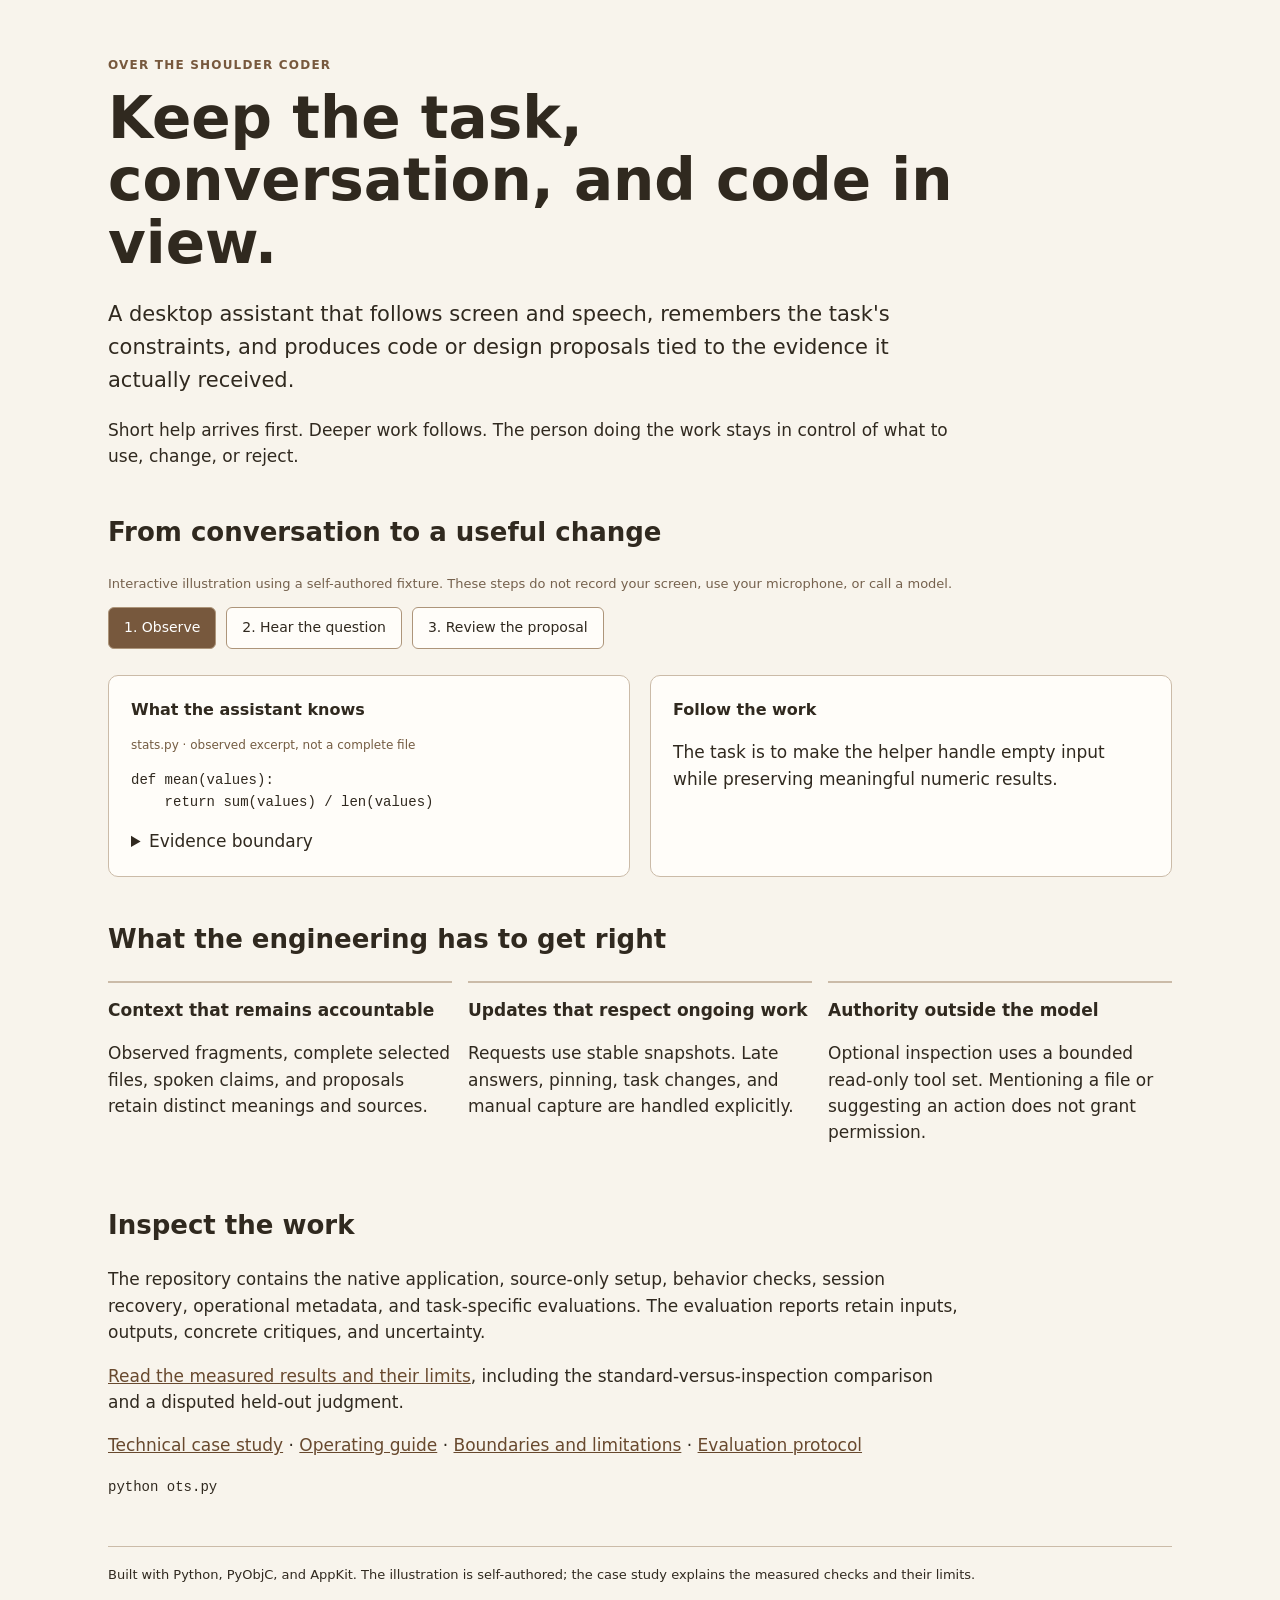
<file: docs/portfolio/index.html>
<!doctype html>
<html lang="en">
<meta charset="utf-8"><meta name="viewport" content="width=device-width, initial-scale=1">
<title>Over The Shoulder Coder</title>
<style>
:root{color-scheme:light;--paper:#f8f4ec;--ink:#30291f;--line:#cbbba8;--accent:#77583d}
*{box-sizing:border-box}body{margin:0;background:var(--paper);color:var(--ink);font:17px/1.55 system-ui,sans-serif}
main{max-width:1120px;margin:auto;padding:56px 28px}h1{font-size:clamp(34px,5vw,58px);line-height:1.08;max-width:900px;margin:12px 0 24px}
h2{font-size:26px;margin-top:42px}p{max-width:850px}.eyebrow{letter-spacing:.1em;text-transform:uppercase;font-size:12px;color:var(--accent);font-weight:700}
.lede{font-size:21px}.workspace{display:grid;grid-template-columns:1fr 1fr;gap:20px;margin:26px 0}.panel{background:#fffdf9;border:1px solid var(--line);border-radius:10px;padding:22px;min-width:0}
.panel h3{margin:0 0 14px;font-size:16px}.tag{font-size:12px;color:#745c42}.voice{padding:12px 14px;border-left:3px solid var(--line);background:#f5ede2;margin:14px 0}
pre,code{font-family:ui-monospace,SFMono-Regular,Consolas,monospace}pre{white-space:pre-wrap;overflow-wrap:anywhere;font-size:14px;line-height:1.6}.annotation{font:13px/1.5 system-ui;color:#75614d;margin:0 0 12px 24px}
button{background:#fffdf9;border:1px solid #ad957a;border-radius:6px;color:var(--ink);font:inherit;font-size:14px;padding:9px 15px;cursor:pointer}button[aria-pressed=true]{background:#77583d;color:white}
.controls{display:flex;flex-wrap:wrap;gap:10px}.notice{font-size:13px;color:#75614d}.steps{display:grid;grid-template-columns:repeat(3,1fr);gap:16px}.steps div{border-top:2px solid var(--line);padding-top:14px}a{color:#68492e}footer{margin-top:48px;border-top:1px solid var(--line);padding-top:18px;font-size:13px}
@media(max-width:750px){.workspace,.steps{grid-template-columns:1fr}main{padding:32px 18px}}
</style>
<main>
<div class="eyebrow">Over The Shoulder Coder</div>
<h1>Keep the task, conversation, and code in view.</h1>
<p class="lede">A desktop assistant that follows screen and speech, remembers the task's constraints, and produces code or design proposals tied to the evidence it actually received.</p>
<p>Short help arrives first. Deeper work follows. The person doing the work stays in control of what to use, change, or reject.</p>
<h2>From conversation to a useful change</h2>
<p class="notice">Interactive illustration using a self-authored fixture. These steps do not record your screen, use your microphone, or call a model.</p>
<div class="controls" role="group" aria-label="Replay steps">
<button data-step="0" aria-pressed="true">1. Observe</button><button data-step="1" aria-pressed="false">2. Hear the question</button><button data-step="2" aria-pressed="false">3. Review the proposal</button>
</div>
<div class="workspace">
<section class="panel"><h3>What the assistant knows</h3><div class="tag">stats.py · observed excerpt, not a complete file</div><pre>def mean(values):
    return sum(values) / len(values)</pre><div id="voices" hidden><div class="voice"><strong>Other participant</strong><br>“Could we just return zero when the input is empty?”</div><div class="voice"><strong>Primary user</strong><br>“Zero is a real measurement here. Missing data needs a different result.”</div></div><details><summary>Evidence boundary</summary><p>Only the displayed lines and stated requirements are known. The surrounding module has not been observed. A proposal cannot turn that gap into a verified full-file change.</p></details></section>
<section class="panel" aria-live="polite"><h3 id="reply-title">Follow the work</h3><p id="reply">The task is to make the helper handle empty input while preserving meaningful numeric results.</p><div id="proposal" hidden><div class="controls"><button id="notes" aria-pressed="true">Line explanations on</button></div><div id="code"></div><p class="tag">Proposed excerpt · clean code and teaching notes are separate</p></div></section>
</div>
<h2>What the engineering has to get right</h2>
<div class="steps"><div><strong>Context that remains accountable</strong><p>Observed fragments, complete selected files, spoken claims, and proposals retain distinct meanings and sources.</p></div><div><strong>Updates that respect ongoing work</strong><p>Requests use stable snapshots. Late answers, pinning, task changes, and manual capture are handled explicitly.</p></div><div><strong>Authority outside the model</strong><p>Optional inspection uses a bounded read-only tool set. Mentioning a file or suggesting an action does not grant permission.</p></div></div>
<h2>Inspect the work</h2>
<p>The repository contains the native application, source-only setup, behavior checks, session recovery, operational metadata, and task-specific evaluations. The evaluation reports retain inputs, outputs, concrete critiques, and uncertainty.</p>
<p><a href="../evaluation-results.md">Read the measured results and their limits</a>, including the standard-versus-inspection comparison and a disputed held-out judgment.</p>
<p><a href="case-study.md">Technical case study</a> · <a href="../operating-guide.md">Operating guide</a> · <a href="../threat-model.md">Boundaries and limitations</a> · <a href="../../evals/protocol.md">Evaluation protocol</a></p>
<pre>python ots.py</pre>
<footer>Built with Python, PyObjC, and AppKit. The illustration is self-authored; the case study explains the measured checks and their limits.</footer>
</main>
<script>
const lines=[['def mean(values):','Define the helper over the supplied measurements.'],['    if not values:','Detect empty input before dividing by its length.'],['        return None','Represent missing data without inventing a numeric measurement.'],['    return sum(values) / len(values)','Compute the mean for a nonempty collection, including a real mean of zero.']];
let explained=true;
function draw(){const root=document.getElementById('code');root.replaceChildren();for(const [line,note] of lines){const code=document.createElement('pre');code.textContent=line;root.append(code);if(explained){const text=document.createElement('div');text.className='annotation';text.textContent=note;root.append(text)}}}
document.querySelectorAll('[data-step]').forEach(button=>button.addEventListener('click',()=>{const step=Number(button.dataset.step);document.querySelectorAll('[data-step]').forEach(b=>b.setAttribute('aria-pressed',String(b===button)));document.getElementById('voices').hidden=step===0;document.getElementById('proposal').hidden=step!==2;document.getElementById('reply-title').textContent=step===0?'Follow the work':step===1?'Answer the suggestion':'Offer a reviewable change';document.getElementById('reply').textContent=step===0?'The task is to make the helper handle empty input while preserving meaningful numeric results.':'Returning zero would conflate missing data with a valid measurement. Use an explicit missing value, and let the caller handle that case.';draw()}));
document.getElementById('notes').addEventListener('click',event=>{explained=!explained;event.target.setAttribute('aria-pressed',String(explained));event.target.textContent='Line explanations '+(explained?'on':'off');draw()});draw();
</script>
</html>
</file>
